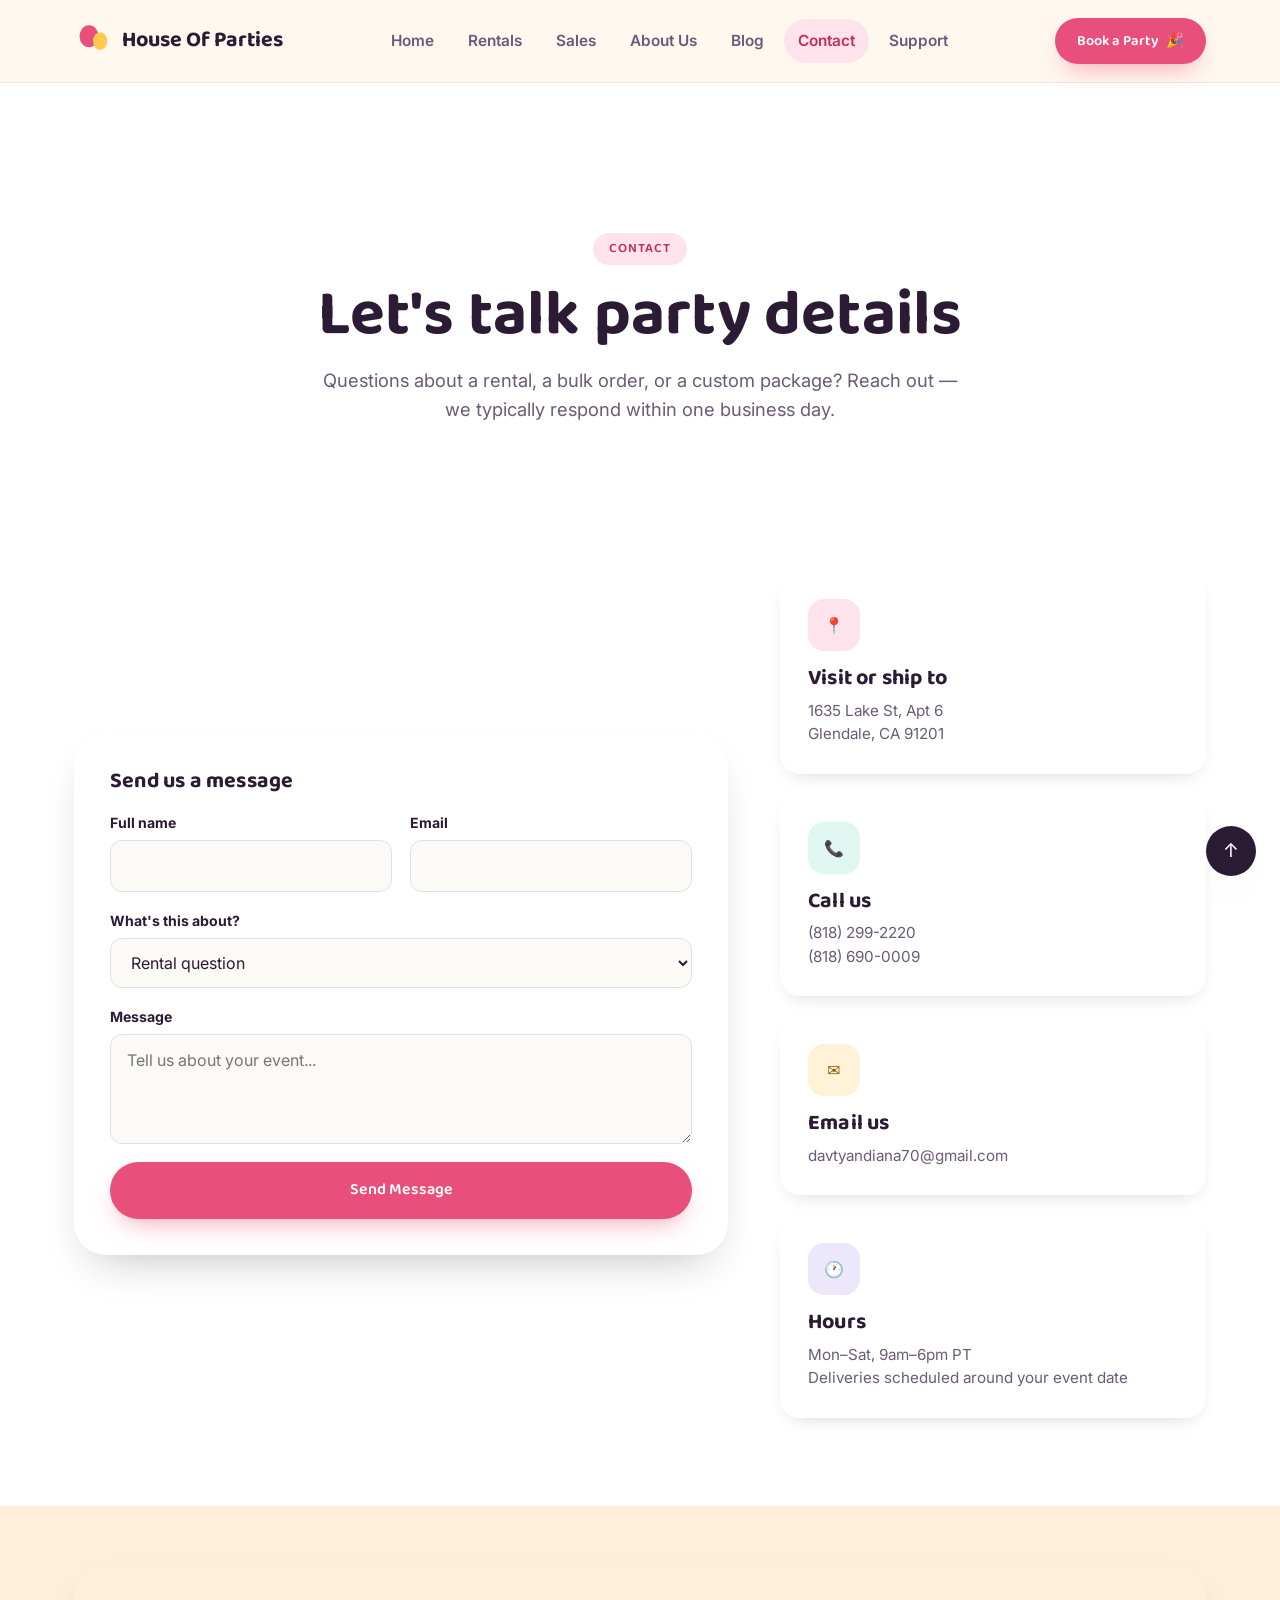
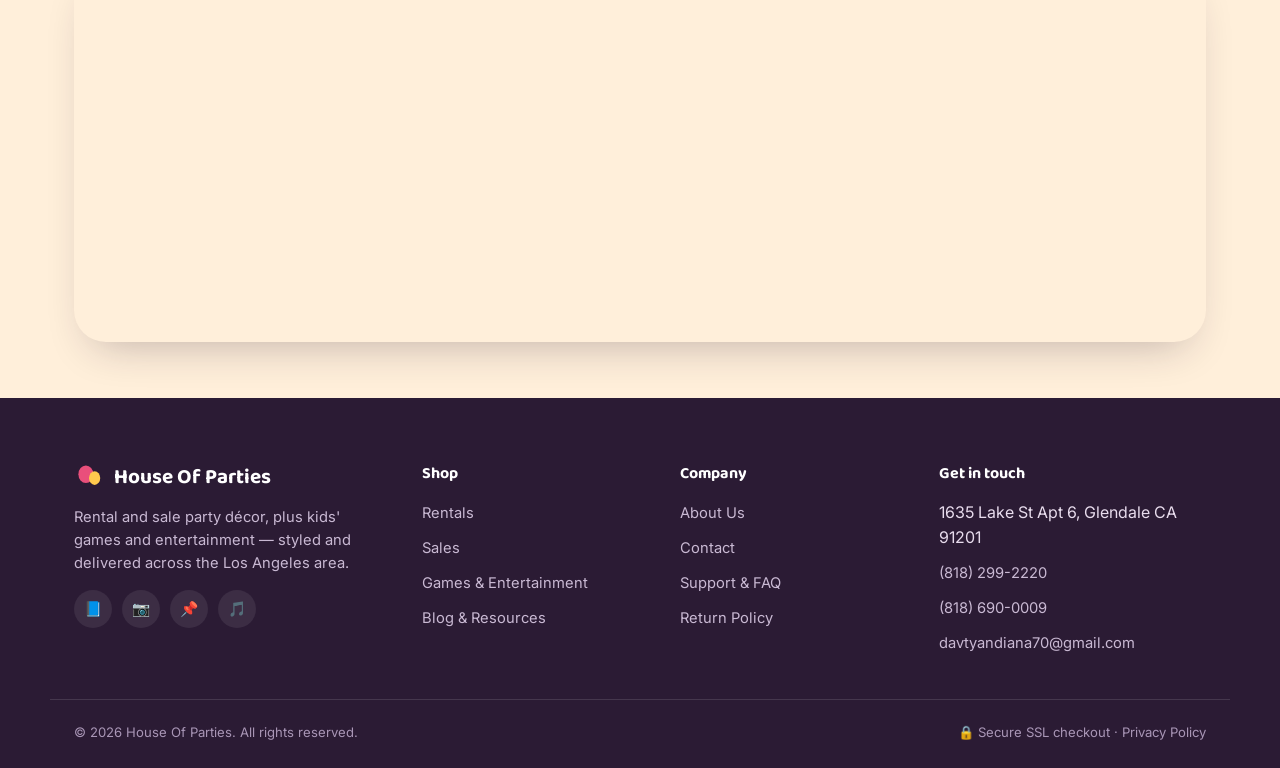
<file: contact.html>
<!doctype html>
<html lang="en">
<head>
<meta charset="UTF-8">
<title>Contact | House Of Parties</title>
<meta name="description" content="Contact House Of Parties in Glendale, CA for rentals, sales, or custom party planning. Call, email, or send us a message.">
<meta name="viewport" content="width=device-width, initial-scale=1">
<link rel="canonical" href="https://houseofparties.example/contact.html">
<link rel="preconnect" href="https://fonts.googleapis.com">
<link rel="preconnect" href="https://fonts.gstatic.com" crossorigin>
<link href="https://fonts.googleapis.com/css2?family=Baloo+2:wght@500;600;700;800&family=Inter:wght@400;500;600;700&display=swap" rel="stylesheet">
<link rel="stylesheet" href="style.css">
<link rel="icon" href="data:image/svg+xml,<svg xmlns=%22http://www.w3.org/2000/svg%22 viewBox=%220 0 100 100%22><text y=%22.9em%22 font-size=%2290%22>🎈</text></svg>">
</head>
<body>
<a class="skip-link" href="#main">Skip to content</a>

<header class="site-header">
  <div class="container nav">
    <a href="index.html" class="brand">
      <svg class="brand-mark" viewBox="0 0 48 48" fill="none" xmlns="http://www.w3.org/2000/svg" aria-hidden="true"><ellipse cx="19" cy="18" rx="12" ry="14" fill="#E94F7B"/><ellipse cx="33" cy="24" rx="9" ry="11" fill="#FFC94D"/></svg>
      House Of Parties
    </a>
    <nav class="nav-links" aria-label="Primary">
      <a href="index.html">Home</a>
      <a href="rentals.html">Rentals</a>
      <a href="sales.html">Sales</a>
      <a href="about.html">About Us</a>
      <a href="blog.html">Blog</a>
      <a href="contact.html" class="active">Contact</a>
      <a href="support.html">Support</a>
    </nav>
    <div class="nav-cta">
      <a href="rentals.html" class="btn btn-primary btn-sm"><span class="hide-mobile">Book a Party</span> 🎉</a>
      <button class="nav-toggle" aria-label="Toggle menu" aria-expanded="false"><span></span></button>
    </div>
  </div>
</header>

<main id="main">
  <section class="pagetop band">
    <div class="container">
      <span class="eyebrow">Contact</span>
      <h1>Let's talk party details</h1>
      <p class="lede">Questions about a rental, a bulk order, or a custom package? Reach out — we typically respond within one business day.</p>
    </div>
  </section>

  <section class="section band">
    <div class="container two-col">
      <div class="form-card reveal">
        <h3 style="margin-bottom:18px;">Send us a message</h3>
        <form data-demo-form novalidate>
          <div class="form-row">
            <div class="field">
              <label for="c-name">Full name</label>
              <input id="c-name" name="name" type="text" required autocomplete="name">
            </div>
            <div class="field">
              <label for="c-email">Email</label>
              <input id="c-email" name="email" type="email" required autocomplete="email">
            </div>
          </div>
          <div class="field">
            <label for="c-subject">What's this about?</label>
            <select id="c-subject" name="subject">
              <option>Rental question</option>
              <option>Sales order</option>
              <option>Games & entertainment booking</option>
              <option>Delivery or pickup</option>
              <option>Something else</option>
            </select>
          </div>
          <div class="field">
            <label for="c-message">Message</label>
            <textarea id="c-message" name="message" required placeholder="Tell us about your event..."></textarea>
          </div>
          <button type="submit" class="btn btn-primary btn-block">Send Message</button>
          <div class="form-success" role="status">Thanks for reaching out! We'll get back to you within one business day.</div>
        </form>
      </div>

      <div class="reveal" style="display:flex;flex-direction:column;gap:20px;">
        <div class="feature">
          <div class="icon">📍</div>
          <h3>Visit or ship to</h3>
          <p>1635 Lake St, Apt 6<br>Glendale, CA 91201</p>
        </div>
        <div class="feature">
          <div class="icon teal">📞</div>
          <h3>Call us</h3>
          <p><a href="tel:+18182992220">(818) 299-2220</a><br><a href="tel:+18186900009">(818) 690-0009</a></p>
        </div>
        <div class="feature">
          <div class="icon yellow">✉️</div>
          <h3>Email us</h3>
          <p><a href="mailto:davtyandiana70@gmail.com">davtyandiana70@gmail.com</a></p>
        </div>
        <div class="feature">
          <div class="icon lilac">🕐</div>
          <h3>Hours</h3>
          <p>Mon–Sat, 9am–6pm PT<br>Deliveries scheduled around your event date</p>
        </div>
      </div>
    </div>
  </section>

  <section class="section-tight band-tint">
    <div class="container">
      <div class="img-frame reveal" style="height:380px;">
        <iframe
          title="Map showing House Of Parties location in Glendale, CA"
          src="https://www.google.com/maps?q=1635+Lake+St,+Glendale,+CA+91201&output=embed"
          width="100%" height="100%" style="border:0;" loading="lazy" referrerpolicy="no-referrer-when-downgrade">
        </iframe>
      </div>
    </div>
  </section>
</main>

<footer class="site-footer">
  <div class="container footer-grid">
    <div>
      <div class="footer-brand"><svg width="30" height="30" viewBox="0 0 48 48" fill="none" aria-hidden="true"><ellipse cx="19" cy="18" rx="12" ry="14" fill="#E94F7B"/><ellipse cx="33" cy="24" rx="9" ry="11" fill="#FFC94D"/></svg>House Of Parties</div>
      <p>Rental and sale party décor, plus kids' games and entertainment — styled and delivered across the Los Angeles area.</p>
      <div class="social-row"><a href="#" aria-label="Facebook">📘</a><a href="https://www.instagram.com/dans_party.for_kids/" aria-label="Instagram">📷</a><a href="#" aria-label="Pinterest">📌</a><a href="#" aria-label="TikTok">🎵</a></div>
    </div>
    <div><h4>Shop</h4><ul><li><a href="rentals.html">Rentals</a></li><li><a href="sales.html">Sales</a></li><li><a href="rentals.html#games">Games & Entertainment</a></li><li><a href="blog.html">Blog & Resources</a></li></ul></div>
    <div><h4>Company</h4><ul><li><a href="about.html">About Us</a></li><li><a href="contact.html">Contact</a></li><li><a href="support.html">Support & FAQ</a></li><li><a href="support.html#returns">Return Policy</a></li></ul></div>
    <div><h4>Get in touch</h4><ul>
      <li>1635 Lake St Apt 6, Glendale CA 91201</li>
      <li><a href="tel:+18182992220">(818) 299-2220</a></li>
      <li><a href="tel:+18186900009">(818) 690-0009</a></li>
      <li><a href="mailto:davtyandiana70@gmail.com">davtyandiana70@gmail.com</a></li>
    </ul></div>
  </div>
  <div class="container footer-bottom">
    <span>© <span data-year></span> House Of Parties. All rights reserved.</span>
    <span>🔒 Secure SSL checkout · <a href="support.html#privacy">Privacy Policy</a></span>
  </div>
</footer>

<button class="back-to-top" aria-label="Back to top">↑</button>
<script src="script.js" defer></script>
</body>
</html>
</file>
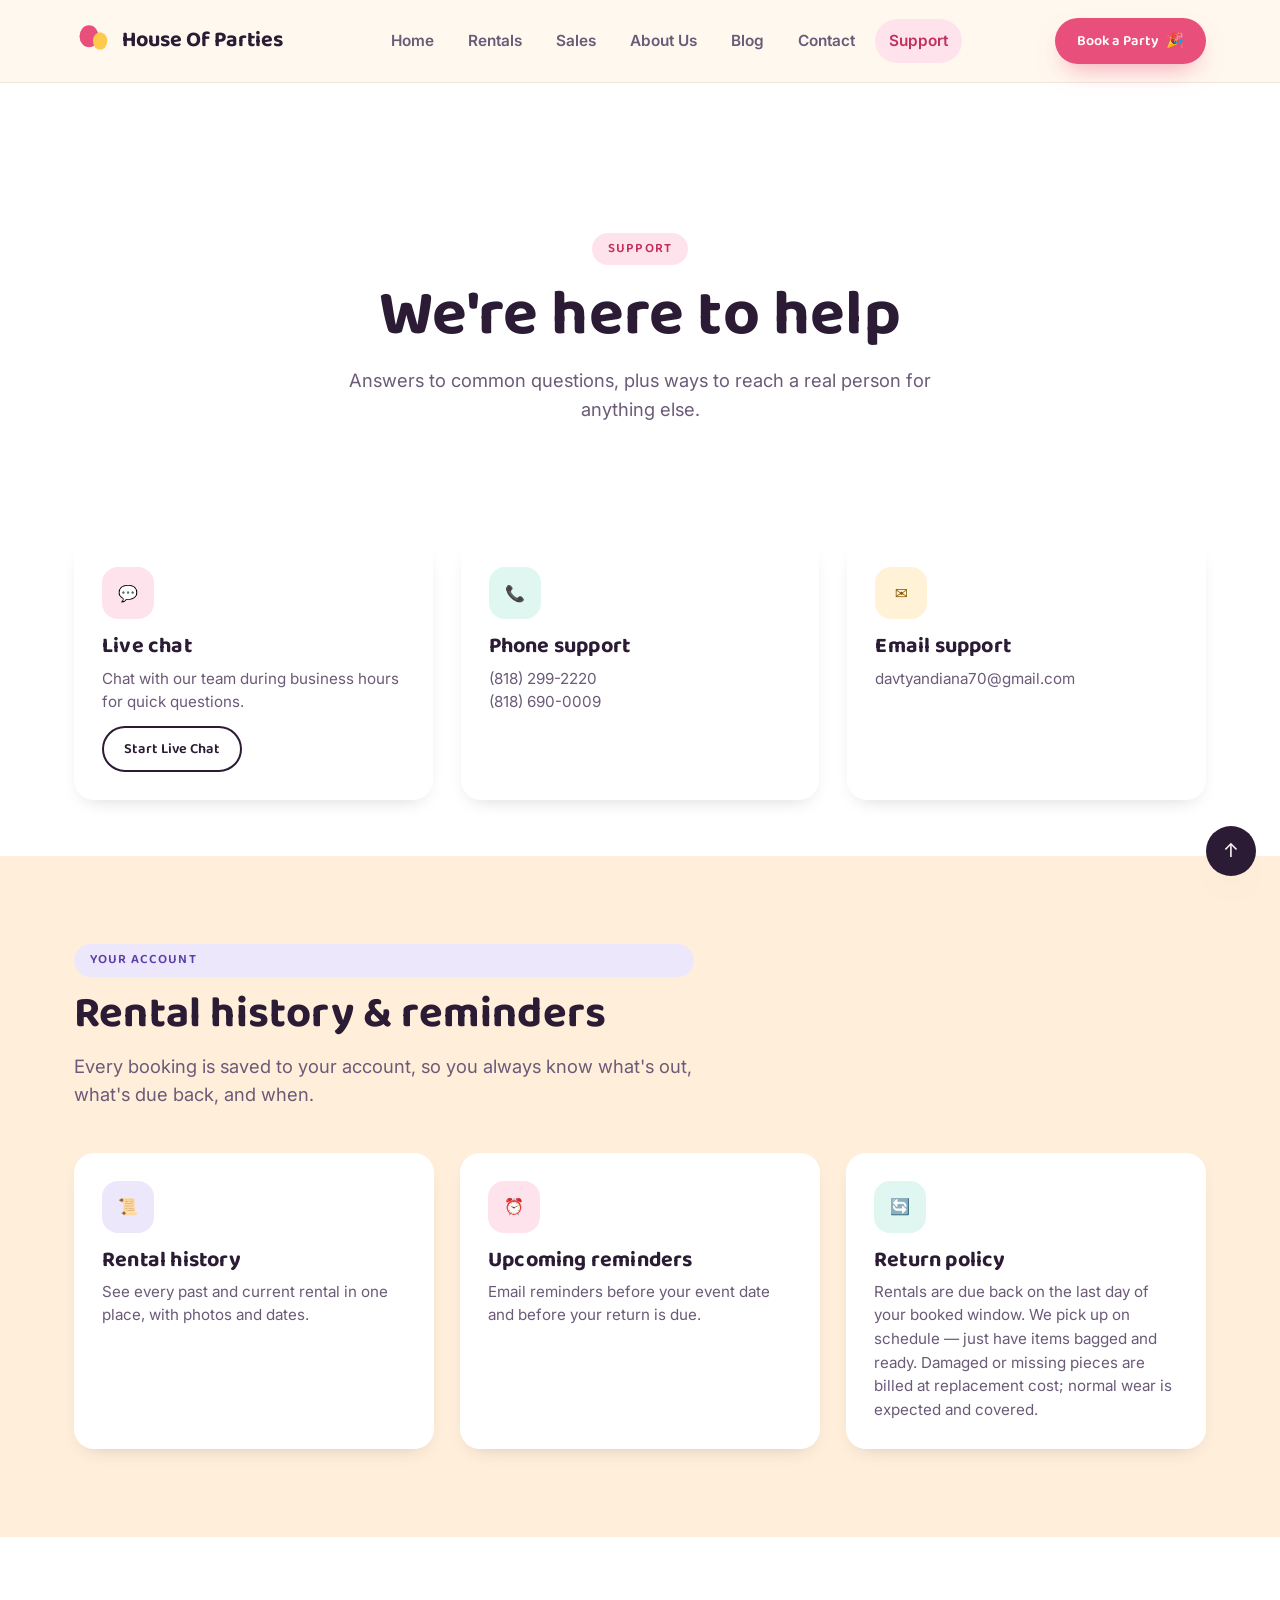
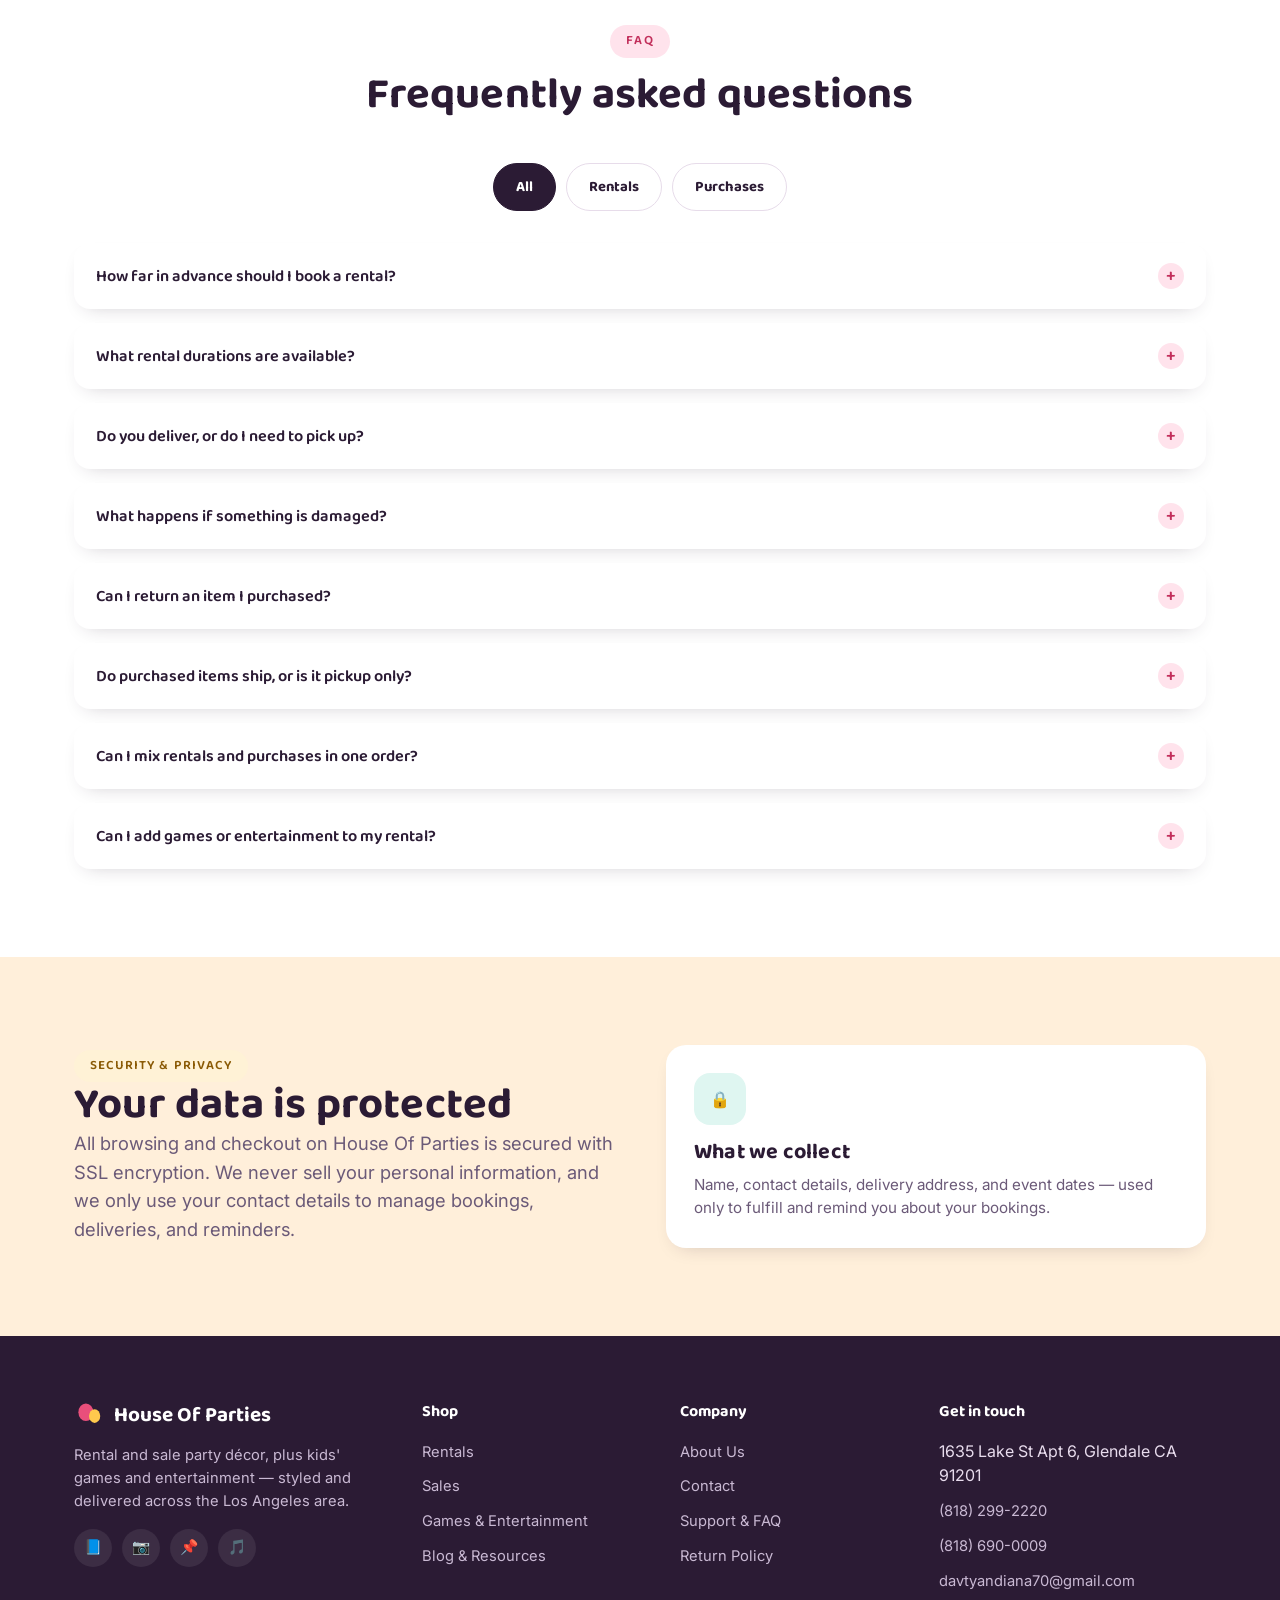
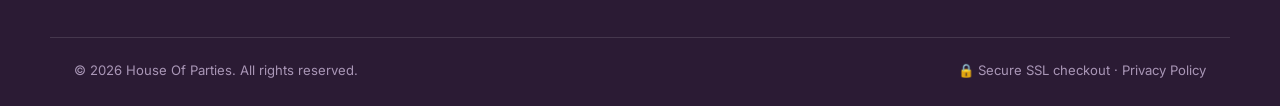
<file: support.html>
<!doctype html>
<html lang="en">
<head>
<meta charset="UTF-8">
<title>Support & FAQ | House Of Parties</title>
<meta name="description" content="Frequently asked questions about renting and buying party décor, return policies, and how to reach House Of Parties support.">
<meta name="viewport" content="width=device-width, initial-scale=1">
<link rel="canonical" href="https://houseofparties.example/support.html">
<link rel="preconnect" href="https://fonts.googleapis.com">
<link rel="preconnect" href="https://fonts.gstatic.com" crossorigin>
<link href="https://fonts.googleapis.com/css2?family=Baloo+2:wght@500;600;700;800&family=Inter:wght@400;500;600;700&display=swap" rel="stylesheet">
<link rel="stylesheet" href="style.css">
<link rel="icon" href="data:image/svg+xml,<svg xmlns=%22http://www.w3.org/2000/svg%22 viewBox=%220 0 100 100%22><text y=%22.9em%22 font-size=%2290%22>🎈</text></svg>">
</head>
<body>
<a class="skip-link" href="#main">Skip to content</a>

<header class="site-header">
  <div class="container nav">
    <a href="index.html" class="brand">
      <svg class="brand-mark" viewBox="0 0 48 48" fill="none" xmlns="http://www.w3.org/2000/svg" aria-hidden="true"><ellipse cx="19" cy="18" rx="12" ry="14" fill="#E94F7B"/><ellipse cx="33" cy="24" rx="9" ry="11" fill="#FFC94D"/></svg>
      House Of Parties
    </a>
    <nav class="nav-links" aria-label="Primary">
      <a href="index.html">Home</a>
      <a href="rentals.html">Rentals</a>
      <a href="sales.html">Sales</a>
      <a href="about.html">About Us</a>
      <a href="blog.html">Blog</a>
      <a href="contact.html">Contact</a>
      <a href="support.html" class="active">Support</a>
    </nav>
    <div class="nav-cta">
      <a href="rentals.html" class="btn btn-primary btn-sm"><span class="hide-mobile">Book a Party</span> 🎉</a>
      <button class="nav-toggle" aria-label="Toggle menu" aria-expanded="false"><span></span></button>
    </div>
  </div>
</header>

<main id="main">
  <section class="pagetop band">
    <div class="container">
      <span class="eyebrow">Support</span>
      <h1>We're here to help</h1>
      <p class="lede">Answers to common questions, plus ways to reach a real person for anything else.</p>
    </div>
  </section>

  <section class="section-tight band">
    <div class="container">
      <div class="feature-row reveal">
        <div class="feature">
          <div class="icon">💬</div>
          <h3>Live chat</h3>
          <p>Chat with our team during business hours for quick questions.</p>
          <button class="btn btn-outline btn-sm" style="margin-top:12px;" onclick="alert('Live chat would open here in the full product.')">Start Live Chat</button>
        </div>
        <div class="feature">
          <div class="icon teal">📞</div>
          <h3>Phone support</h3>
          <p><a href="tel:+18182992220">(818) 299-2220</a><br><a href="tel:+18186900009">(818) 690-0009</a></p>
        </div>
        <div class="feature">
          <div class="icon yellow">✉️</div>
          <h3>Email support</h3>
          <p><a href="mailto:davtyandiana70@gmail.com">davtyandiana70@gmail.com</a></p>
        </div>
      </div>
    </div>
  </section>

  <!-- ============ ACCOUNT / RENTAL HISTORY TEASER ============ -->
  <section class="section band-tint">
    <div class="container">
      <div class="section-head reveal">
        <span class="eyebrow lilac">Your account</span>
        <h2>Rental history & reminders</h2>
        <p class="lede">Every booking is saved to your account, so you always know what's out, what's due back, and when.</p>
      </div>
      <div class="grid grid-3 reveal">
        <div class="feature">
          <div class="icon lilac">📜</div>
          <h3>Rental history</h3>
          <p>See every past and current rental in one place, with photos and dates.</p>
        </div>
        <div class="feature">
          <div class="icon">⏰</div>
          <h3>Upcoming reminders</h3>
          <p>Email reminders before your event date and before your return is due.</p>
        </div>
        <div class="feature" id="returns">
          <div class="icon teal">🔄</div>
          <h3>Return policy</h3>
          <p>Rentals are due back on the last day of your booked window. We pick up on schedule — just have items bagged and ready. Damaged or missing pieces are billed at replacement cost; normal wear is expected and covered.</p>
        </div>
      </div>
    </div>
  </section>

  <!-- ============ FAQ ============ -->
  <section class="section band">
    <div class="container">
      <div class="section-head center reveal">
        <span class="eyebrow">FAQ</span>
        <h2>Frequently asked questions</h2>
      </div>

      <div class="tabs" data-tabs style="justify-content:center;">
        <button class="tab-btn active" data-tab="all">All</button>
        <button class="tab-btn" data-tab="rentals">Rentals</button>
        <button class="tab-btn" data-tab="purchases">Purchases</button>
      </div>

      <div class="faq-list reveal">
        <div class="faq-item" data-cat="rentals">
          <button class="faq-q">How far in advance should I book a rental? <span class="plus">+</span></button>
          <div class="faq-a"><p>We recommend booking at least 2 weeks ahead for weekends, and 3–4 weeks ahead for balloon installations or entertainer bookings. Weekday rentals can often be booked with less notice.</p></div>
        </div>
        <div class="faq-item" data-cat="rentals">
          <button class="faq-q">What rental durations are available? <span class="plus">+</span></button>
          <div class="faq-a"><p>Daily, weekly, and monthly rentals are available on every rental product page. Daily is most common for single-day birthday parties; weekly and monthly suit longer events or venues.</p></div>
        </div>
        <div class="faq-item" data-cat="rentals">
          <button class="faq-q">Do you deliver, or do I need to pick up? <span class="plus">+</span></button>
          <div class="faq-a"><p>Both are available. Choose home delivery or local pickup when you submit your booking request, and we'll confirm a delivery or pickup window based on your event date.</p></div>
        </div>
        <div class="faq-item" data-cat="rentals">
          <button class="faq-q">What happens if something is damaged? <span class="plus">+</span></button>
          <div class="faq-a"><p>Normal wear and tear is expected and covered. Significant damage or missing pieces are billed at replacement cost, which we'll always discuss with you before charging anything.</p></div>
        </div>
        <div class="faq-item" data-cat="purchases">
          <button class="faq-q">Can I return an item I purchased? <span class="plus">+</span></button>
          <div class="faq-a"><p>Unopened, unused items can be returned within 14 days of delivery. Custom or personalized items (like name banners) are final sale.</p></div>
        </div>
        <div class="faq-item" data-cat="purchases">
          <button class="faq-q">Do purchased items ship, or is it pickup only? <span class="plus">+</span></button>
          <div class="faq-a"><p>Both options are available at checkout — local pickup in Glendale, or delivery across the greater Los Angeles area.</p></div>
        </div>
        <div class="faq-item" data-cat="purchases">
          <button class="faq-q">Can I mix rentals and purchases in one order? <span class="plus">+</span></button>
          <div class="faq-a"><p>Yes — many customers rent the big statement pieces (like a balloon arch) and purchase the smaller keepsakes (like candles or favors) in the same booking.</p></div>
        </div>
        <div class="faq-item" data-cat="rentals">
          <button class="faq-q">Can I add games or entertainment to my rental? <span class="plus">+</span></button>
          <div class="faq-a"><p>Absolutely — face painting, balloon twisting, and our entertainer package can all be added to any rental booking. Just mention it in the "what would you like to rent" field.</p></div>
        </div>
      </div>
    </div>
  </section>

  <!-- ============ PRIVACY ============ -->
  <section class="section band-tint" id="privacy">
    <div class="container two-col">
      <div class="reveal">
        <span class="eyebrow yellow">Security & privacy</span>
        <h2>Your data is protected</h2>
        <p class="lede">All browsing and checkout on House Of Parties is secured with SSL encryption. We never sell your personal information, and we only use your contact details to manage bookings, deliveries, and reminders.</p>
      </div>
      <div class="feature reveal">
        <div class="icon teal">🔒</div>
        <h3>What we collect</h3>
        <p>Name, contact details, delivery address, and event dates — used only to fulfill and remind you about your bookings.</p>
      </div>
    </div>
  </section>
</main>

<footer class="site-footer">
  <div class="container footer-grid">
    <div>
      <div class="footer-brand"><svg width="30" height="30" viewBox="0 0 48 48" fill="none" aria-hidden="true"><ellipse cx="19" cy="18" rx="12" ry="14" fill="#E94F7B"/><ellipse cx="33" cy="24" rx="9" ry="11" fill="#FFC94D"/></svg>House Of Parties</div>
      <p>Rental and sale party décor, plus kids' games and entertainment — styled and delivered across the Los Angeles area.</p>
      <div class="social-row"><a href="#" aria-label="Facebook">📘</a><a href="https://www.instagram.com/dans_party.for_kids/" aria-label="Instagram">📷</a><a href="#" aria-label="Pinterest">📌</a><a href="#" aria-label="TikTok">🎵</a></div>
    </div>
    <div><h4>Shop</h4><ul><li><a href="rentals.html">Rentals</a></li><li><a href="sales.html">Sales</a></li><li><a href="rentals.html#games">Games & Entertainment</a></li><li><a href="blog.html">Blog & Resources</a></li></ul></div>
    <div><h4>Company</h4><ul><li><a href="about.html">About Us</a></li><li><a href="contact.html">Contact</a></li><li><a href="support.html">Support & FAQ</a></li><li><a href="support.html#returns">Return Policy</a></li></ul></div>
    <div><h4>Get in touch</h4><ul>
      <li>1635 Lake St Apt 6, Glendale CA 91201</li>
      <li><a href="tel:+18182992220">(818) 299-2220</a></li>
      <li><a href="tel:+18186900009">(818) 690-0009</a></li>
      <li><a href="mailto:davtyandiana70@gmail.com">davtyandiana70@gmail.com</a></li>
    </ul></div>
  </div>
  <div class="container footer-bottom">
    <span>© <span data-year></span> House Of Parties. All rights reserved.</span>
    <span>🔒 Secure SSL checkout · <a href="support.html#privacy">Privacy Policy</a></span>
  </div>
</footer>

<button class="back-to-top" aria-label="Back to top">↑</button>
<script src="script.js" defer></script>
</body>
</html>
</file>
<file: style.css>
/* ============================================================
   House Of Parties — core stylesheet
   Design tokens: warm confetti palette, Baloo 2 + Inter type
   ============================================================ */

:root{
  --cream:      #FFF8EE;
  --cream-2:    #FFEFDA;
  --paper:      #FFFFFF;
  --ink:        #2B1B34;
  --ink-soft:   #6B5A78;
  --pink:       #E94F7B;
  --pink-dark:  #C22F5B;
  --pink-tint:  #FFE3EC;
  --yellow:     #FFC94D;
  --yellow-tint:#FFF2D6;
  --teal:       #2FAE9E;
  --teal-tint:  #DFF6F1;
  --lilac:      #8B6FD1;
  --lilac-tint: #EDE7FB;

  --radius-sm:  12px;
  --radius:     20px;
  --radius-lg:  32px;
  --shadow-sm:  0 8px 20px -12px rgba(43,27,52,.28);
  --shadow:     0 20px 44px -20px rgba(43,27,52,.32);
  --shadow-lg:  0 30px 70px -24px rgba(43,27,52,.4);

  --font-display: "Baloo 2", "Segoe UI", system-ui, sans-serif;
  --font-body:    "Inter", "Segoe UI", system-ui, sans-serif;

  --container: 1180px;
}

/* ---------- Reset ---------- */
*,*::before,*::after{box-sizing:border-box;}
html{scroll-behavior:smooth;}
body{margin:0;}
img{max-width:100%;display:block;}
a{color:inherit;text-decoration:none;}
button,input,select,textarea{font:inherit;color:inherit;}
ul{list-style:none;margin:0;padding:0;}
h1,h2,h3,h4,p,figure{margin:0;}

@media (prefers-reduced-motion: reduce){
  html{scroll-behavior:auto;}
  *,*::before,*::after{animation-duration:.001ms !important;animation-iteration-count:1 !important;transition-duration:.001ms !important;}
}

body{
  font-family:var(--font-body);
  color:var(--ink);
  background:var(--cream);
  line-height:1.55;
  -webkit-font-smoothing:antialiased;
}

h1,h2,h3,.font-display{font-family:var(--font-display);font-weight:700;line-height:1.08;letter-spacing:.2px;}
h1{font-size:clamp(2.4rem,5vw,4.2rem);}
h2{font-size:clamp(1.9rem,3.4vw,2.8rem);}
h3{font-size:1.35rem;}
p.lede{font-size:1.15rem;color:var(--ink-soft);}

.container{max-width:var(--container);margin:0 auto;padding:0 24px;}
.section{padding:88px 0;}
.section-tight{padding:56px 0;}
@media (max-width:780px){
  .section{padding:56px 0;}
}

.eyebrow{
  display:inline-flex;align-items:center;gap:8px;
  font-family:var(--font-display);font-weight:600;
  font-size:.82rem;letter-spacing:.08em;text-transform:uppercase;
  color:var(--pink-dark);background:var(--pink-tint);
  padding:6px 16px;border-radius:99px;
}
.eyebrow.teal{color:#1c7a6d;background:var(--teal-tint);}
.eyebrow.lilac{color:#5b3fa8;background:var(--lilac-tint);}
.eyebrow.yellow{color:#8a5a05;background:var(--yellow-tint);}

.section-head{max-width:620px;margin-bottom:44px;display:flex;flex-direction:column;gap:14px;}
.section-head.center{margin-left:auto;margin-right:auto;text-align:center;align-items:center;}

/* ---------- Buttons ---------- */
.btn{
  display:inline-flex;align-items:center;justify-content:center;gap:8px;
  font-family:var(--font-display);font-weight:600;font-size:1rem;
  padding:14px 28px;border-radius:99px;border:2px solid transparent;
  cursor:pointer;transition:transform .18s ease, box-shadow .18s ease, background .18s ease;
  white-space:nowrap;
}
.btn:active{transform:translateY(1px);}
.btn-primary{background:var(--pink);color:#fff;box-shadow:0 12px 26px -10px rgba(233,79,123,.55);}
.btn-primary:hover{background:var(--pink-dark);box-shadow:0 16px 30px -10px rgba(194,47,91,.6);}
.btn-outline{background:transparent;border-color:var(--ink);color:var(--ink);}
.btn-outline:hover{background:var(--ink);color:#fff;}
.btn-light{background:#fff;color:var(--ink);}
.btn-light:hover{background:var(--yellow-tint);}
.btn-sm{padding:10px 20px;font-size:.9rem;}
.btn-block{width:100%;}

/* ---------- Header / Nav ---------- */
.site-header{
  position:sticky;top:0;z-index:50;
  background:rgba(255,248,238,.92);backdrop-filter:blur(8px);
  border-bottom:1px solid rgba(43,27,52,.08);
}
.nav{display:flex;align-items:center;justify-content:space-between;height:82px;gap:20px;}
.brand{display:flex;align-items:center;gap:10px;font-family:var(--font-display);font-weight:700;font-size:1.35rem;}
.brand-mark{width:38px;height:38px;flex:none;}
.nav-links{display:flex;align-items:center;gap:6px;}
.nav-links a{
  font-weight:600;font-size:.96rem;padding:10px 14px;border-radius:99px;
  color:var(--ink-soft);transition:background .15s ease, color .15s ease;
}
.nav-links a:hover,.nav-links a.active{background:var(--pink-tint);color:var(--pink-dark);}
.nav-cta{display:flex;align-items:center;gap:10px;}
.nav-toggle{
  display:none;width:44px;height:44px;border-radius:12px;border:2px solid var(--ink);
  background:transparent;align-items:center;justify-content:center;cursor:pointer;
}
.nav-toggle span,.nav-toggle span::before,.nav-toggle span::after{
  content:"";display:block;width:20px;height:2px;background:var(--ink);position:relative;transition:.2s;
}
.nav-toggle span::before{position:absolute;top:-6px;}
.nav-toggle span::after{position:absolute;top:6px;}

@media (max-width:940px){
  .nav-links{
    position:fixed;inset:82px 0 0 0;background:var(--cream);
    flex-direction:column;align-items:stretch;padding:20px 24px;gap:4px;
    transform:translateY(-8px);opacity:0;pointer-events:none;transition:.2s ease;
    border-top:1px solid rgba(43,27,52,.08);
  }
  .nav-links a{padding:14px 16px;font-size:1.05rem;}
  body.nav-open .nav-links{transform:none;opacity:1;pointer-events:auto;}
  .nav-toggle{display:flex;}
  .nav-cta .btn span.hide-mobile{display:none;}
}

/* ---------- Hero ---------- */
.hero{position:relative;overflow:hidden;padding:64px 0 40px;}
.hero-grid{display:grid;grid-template-columns:1.05fr .95fr;gap:48px;align-items:center;}
.hero-copy p.lede{margin:18px 0 28px;max-width:480px;}
.hero-actions{display:flex;gap:14px;flex-wrap:wrap;margin-bottom:28px;}
.hero-trust{display:flex;gap:24px;flex-wrap:wrap;color:var(--ink-soft);font-size:.92rem;font-weight:600;}
.hero-trust span{display:inline-flex;align-items:center;gap:8px;}

.hero-collage{position:relative;height:460px;}
.hero-photo{
  position:absolute;border-radius:var(--radius-lg);object-fit:cover;box-shadow:var(--shadow-lg);
  border:6px solid #fff;
}
.hero-photo.p1{width:64%;height:70%;top:0;left:6%;z-index:2;}
.hero-photo.p2{width:46%;height:52%;bottom:0;right:0;z-index:3;}
.hero-badge{
  position:absolute;top:14%;right:2%;z-index:4;background:#fff;border-radius:20px;
  padding:14px 18px;box-shadow:var(--shadow);display:flex;align-items:center;gap:10px;
  font-family:var(--font-display);font-weight:700;font-size:.95rem;
}
.hero-badge .dot{width:10px;height:10px;border-radius:50%;background:var(--teal);box-shadow:0 0 0 4px var(--teal-tint);}
.confetti{position:absolute;inset:0;pointer-events:none;z-index:1;}
.confetti span{
  position:absolute;border-radius:3px;opacity:.85;
  animation:drift 7s ease-in-out infinite;
}
@keyframes drift{
  0%,100%{transform:translateY(0) rotate(0deg);}
  50%{transform:translateY(-16px) rotate(20deg);}
}

@media (max-width:940px){
  .hero-grid{grid-template-columns:1fr;}
  .hero-collage{height:320px;order:-1;}
}

/* ---------- Scalloped edge (signature element) ---------- */
.scallop-top{
  -webkit-mask-image: radial-gradient(circle at 14px 0, transparent 13px, #000 13.5px);
  mask-image: radial-gradient(circle at 14px 0, transparent 13px, #000 13.5px);
  -webkit-mask-size: 28px 14px;
  mask-size: 28px 14px;
  -webkit-mask-repeat: repeat-x;
  mask-repeat: repeat-x;
  -webkit-mask-position: top;
  mask-position: top;
  padding-top:14px;
}
.divider-scallop{
  height:26px;background:var(--paper);
  -webkit-mask-image: radial-gradient(circle at 15px 26px, transparent 15px, #000 15.5px);
  mask-image: radial-gradient(circle at 15px 26px, transparent 15px, #000 15.5px);
  -webkit-mask-size: 30px 26px; mask-size:30px 26px;
  -webkit-mask-repeat: repeat-x; mask-repeat:repeat-x;
}

/* ---------- Category / Product cards ---------- */
.grid{display:grid;gap:26px;}
.grid-4{grid-template-columns:repeat(4,1fr);}
.grid-3{grid-template-columns:repeat(3,1fr);}
.grid-2{grid-template-columns:repeat(2,1fr);}
@media (max-width:1000px){.grid-4{grid-template-columns:repeat(2,1fr);}.grid-3{grid-template-columns:repeat(2,1fr);}}
@media (max-width:620px){.grid-4,.grid-3,.grid-2{grid-template-columns:1fr;}}

.card{
  background:var(--paper);border-radius:var(--radius);overflow:hidden;
  box-shadow:var(--shadow-sm);transition:transform .2s ease, box-shadow .2s ease;
  display:flex;flex-direction:column;height:100%;
}
.card:hover{transform:translateY(-6px);box-shadow:var(--shadow);}
.card-media{position:relative;aspect-ratio:4/3;overflow:hidden;}
.card-media img{width:100%;height:100%;object-fit:cover;transition:transform .4s ease;}
.card:hover .card-media img{transform:scale(1.06);}
.card-tag{
  position:absolute;top:12px;left:12px;background:#fff;color:var(--pink-dark);
  font-family:var(--font-display);font-weight:700;font-size:.78rem;
  padding:5px 12px;border-radius:99px;box-shadow:var(--shadow-sm);
}
.card-body{padding:20px 22px 22px;display:flex;flex-direction:column;gap:8px;flex:1;}
.card-body h3{font-size:1.12rem;}
.card-body p{color:var(--ink-soft);font-size:.92rem;flex:1;}
.card-foot{display:flex;align-items:center;justify-content:space-between;margin-top:8px;gap:10px;}
.avail{font-size:.82rem;font-weight:700;color:#1c7a6d;display:flex;align-items:center;gap:6px;}
.avail::before{content:"";width:8px;height:8px;border-radius:50%;background:var(--teal);}
.avail.limited{color:#a06a05;}
.avail.limited::before{background:var(--yellow);}

/* ---------- Feature list rows ---------- */
.feature-row{display:grid;grid-template-columns:repeat(3,1fr);gap:28px;}
@media (max-width:820px){.feature-row{grid-template-columns:1fr;}}
.feature{background:var(--paper);border-radius:var(--radius);padding:28px;box-shadow:var(--shadow-sm);}
.feature .icon{
  width:52px;height:52px;border-radius:16px;display:flex;align-items:center;justify-content:center;
  margin-bottom:16px;background:var(--pink-tint);color:var(--pink-dark);
}
.feature .icon.teal{background:var(--teal-tint);color:#1c7a6d;}
.feature .icon.yellow{background:var(--yellow-tint);color:#8a5a05;}
.feature .icon.lilac{background:var(--lilac-tint);color:#5b3fa8;}
.feature h3{margin-bottom:8px;}
.feature p{color:var(--ink-soft);font-size:.95rem;}

/* ---------- Banded sections ---------- */
.band{background:var(--paper);}
.band-ink{background:var(--ink);color:#fff;}
.band-ink .ink-soft{color:#c9b9d3;}
.band-tint{background:var(--cream-2);}

/* ---------- Steps ---------- */
.steps{display:grid;grid-template-columns:repeat(4,1fr);gap:22px;counter-reset:step;}
@media (max-width:900px){.steps{grid-template-columns:repeat(2,1fr);}}
@media (max-width:560px){.steps{grid-template-columns:1fr;}}
.step{position:relative;padding:26px 20px 20px;background:var(--paper);border-radius:var(--radius);box-shadow:var(--shadow-sm);}
.step::before{
  counter-increment:step;content:counter(step);
  font-family:var(--font-display);font-weight:700;font-size:.95rem;
  width:34px;height:34px;border-radius:50%;background:var(--pink);color:#fff;
  display:flex;align-items:center;justify-content:center;margin-bottom:14px;
}

/* ---------- Testimonials ---------- */
.testimonial-track{display:grid;grid-template-columns:repeat(3,1fr);gap:24px;}
@media (max-width:900px){.testimonial-track{grid-template-columns:1fr;}}
.testimonial{background:var(--paper);border-radius:var(--radius);padding:26px;box-shadow:var(--shadow-sm);display:flex;flex-direction:column;gap:14px;}
.stars{color:var(--yellow);letter-spacing:2px;font-size:1.05rem;}
.testimonial-person{display:flex;align-items:center;gap:12px;margin-top:auto;}
.testimonial-person img{width:44px;height:44px;border-radius:50%;object-fit:cover;}
.testimonial-person strong{display:block;font-size:.92rem;}
.testimonial-person span{font-size:.8rem;color:var(--ink-soft);}

/* ---------- Forms ---------- */
.form-card{background:var(--paper);border-radius:var(--radius-lg);padding:36px;box-shadow:var(--shadow);}
.form-row{display:grid;grid-template-columns:1fr 1fr;gap:18px;}
@media (max-width:640px){.form-row{grid-template-columns:1fr;}}
.field{display:flex;flex-direction:column;gap:6px;margin-bottom:18px;}
.field label{font-weight:700;font-size:.88rem;}
.field .hint{font-weight:400;color:var(--ink-soft);font-size:.78rem;}
.field input,.field select,.field textarea{
  padding:13px 16px;border-radius:12px;border:1.5px solid #E7DCEA;background:#FCFAF7;
  transition:border-color .15s ease, box-shadow .15s ease;
}
.field input:focus,.field select:focus,.field textarea:focus{
  outline:none;border-color:var(--pink);box-shadow:0 0 0 4px var(--pink-tint);
}
.field textarea{resize:vertical;min-height:110px;}
.chip-group{display:flex;gap:10px;flex-wrap:wrap;}
.chip{
  border:1.5px solid #E7DCEA;padding:10px 16px;border-radius:99px;cursor:pointer;
  font-weight:600;font-size:.88rem;background:#FCFAF7;transition:.15s;
}
.chip input{position:absolute;opacity:0;pointer-events:none;}
.chip:has(input:checked){background:var(--pink);border-color:var(--pink);color:#fff;}
.form-note{font-size:.82rem;color:var(--ink-soft);margin-top:6px;}
.form-success{
  display:none;background:var(--teal-tint);color:#1c7a6d;border-radius:14px;padding:16px 18px;
  font-weight:600;margin-top:16px;
}
.form-success.show{display:block;}

/* ---------- FAQ accordion ---------- */
.faq-list{display:flex;flex-direction:column;gap:14px;}
.faq-item{background:var(--paper);border-radius:16px;box-shadow:var(--shadow-sm);overflow:hidden;}
.faq-q{
  width:100%;text-align:left;background:none;border:none;padding:20px 22px;cursor:pointer;
  display:flex;align-items:center;justify-content:space-between;gap:16px;font-family:var(--font-display);
  font-weight:600;font-size:1.02rem;
}
.faq-q .plus{width:26px;height:26px;flex:none;border-radius:50%;background:var(--pink-tint);color:var(--pink-dark);
  display:flex;align-items:center;justify-content:center;font-size:1.1rem;transition:transform .2s ease;}
.faq-item.open .faq-q .plus{transform:rotate(45deg);}
.faq-a{max-height:0;overflow:hidden;transition:max-height .25s ease;}
.faq-a p{padding:0 22px 20px;color:var(--ink-soft);max-width:70ch;}

/* ---------- Footer ---------- */
.site-footer{background:var(--ink);color:#e8dced;padding:64px 0 26px;}
.footer-grid{display:grid;grid-template-columns:1.4fr 1fr 1fr 1.2fr;gap:36px;}
@media (max-width:860px){.footer-grid{grid-template-columns:1fr 1fr;}}
@media (max-width:560px){.footer-grid{grid-template-columns:1fr;}}
.footer-grid h4{font-family:var(--font-display);color:#fff;margin-bottom:14px;font-size:1rem;}
.footer-grid ul{display:flex;flex-direction:column;gap:10px;}
.footer-grid a,.footer-grid p{color:#c9b9d3;font-size:.92rem;}
.footer-grid a:hover{color:#fff;}
.footer-brand{display:flex;align-items:center;gap:10px;font-family:var(--font-display);font-weight:700;font-size:1.3rem;color:#fff;margin-bottom:12px;}
.social-row{display:flex;gap:10px;margin-top:16px;}
.social-row a{
  width:38px;height:38px;border-radius:50%;background:rgba(255,255,255,.08);
  display:flex;align-items:center;justify-content:center;
}
.social-row a:hover{background:var(--pink);}
.footer-bottom{
  border-top:1px solid rgba(255,255,255,.12);margin-top:44px;padding-top:22px;
  display:flex;justify-content:space-between;flex-wrap:wrap;gap:12px;font-size:.82rem;color:#a996b6;
}
.footer-bottom a{color:#a996b6;}
.footer-bottom a:hover{color:#fff;}

/* ---------- Misc ---------- */
.badge-row{display:flex;gap:16px;flex-wrap:wrap;align-items:center;}
.badge-pill{
  display:inline-flex;align-items:center;gap:8px;background:var(--paper);border-radius:99px;
  padding:8px 16px;font-size:.85rem;font-weight:600;box-shadow:var(--shadow-sm);
}
.two-col{display:grid;grid-template-columns:1fr 1fr;gap:52px;align-items:center;}
@media (max-width:860px){.two-col{grid-template-columns:1fr;}}
.img-frame{border-radius:var(--radius-lg);overflow:hidden;box-shadow:var(--shadow);}
.img-frame img{width:100%;height:100%;object-fit:cover;}

.tabs{display:flex;gap:10px;flex-wrap:wrap;margin-bottom:32px;}
.tab-btn{
  padding:12px 22px;border-radius:99px;border:1.5px solid #E7DCEA;background:var(--paper);
  font-weight:700;font-family:var(--font-display);cursor:pointer;font-size:.92rem;
}
.tab-btn.active{background:var(--ink);color:#fff;border-color:var(--ink);}

.search-bar{
  display:flex;align-items:center;gap:10px;background:var(--paper);border-radius:99px;
  padding:8px 8px 8px 20px;box-shadow:var(--shadow-sm);max-width:520px;
}
.search-bar input{flex:1;border:none;background:none;padding:10px 0;}
.search-bar input:focus{outline:none;}

.pagetop{padding:150px 0 60px;text-align:center;}
.pagetop .eyebrow{margin-bottom:16px;}
.pagetop p.lede{max-width:640px;margin:16px auto 0;}

.breadcrumb-strip{padding:14px 0;font-size:.85rem;color:var(--ink-soft);}
.breadcrumb-strip a{color:var(--pink-dark);font-weight:600;}

/* Reveal-on-scroll */
.reveal{opacity:1;transform:translateY(18px);transition:opacity .6s ease, transform .6s ease;}
.reveal.in{opacity:1;transform:none;}

/* Modal (product detail) */
.modal-backdrop{
  position:fixed;inset:0;background:rgba(43,27,52,.55);display:none;
  align-items:center;justify-content:center;z-index:100;padding:20px;
}
.modal-backdrop.open{display:flex;}
.modal{
  background:var(--paper);border-radius:var(--radius-lg);max-width:840px;width:100%;
  max-height:88vh;overflow:auto;box-shadow:var(--shadow-lg);position:relative;
}
.modal-close{
  position:absolute;top:16px;right:16px;width:38px;height:38px;border-radius:50%;
  background:#fff;box-shadow:var(--shadow-sm);border:none;cursor:pointer;font-size:1.1rem;z-index:2;
}
.modal-grid{display:grid;grid-template-columns:1fr 1fr;}
@media (max-width:680px){.modal-grid{grid-template-columns:1fr;}}
.modal-media{aspect-ratio:4/3;}
.modal-media img{width:100%;height:100%;object-fit:cover;}
.modal-info{padding:32px;}
.modal-info .field{margin-bottom:14px;}
.modal-info .form-row{gap:12px;}

.skip-link{
  position:absolute;left:-999px;top:auto;background:var(--ink);color:#fff;padding:12px 18px;border-radius:10px;z-index:200;
}
.skip-link:focus{left:16px;top:16px;}

:focus-visible{outline:3px solid var(--teal);outline-offset:2px;}

.back-to-top{
  position:fixed;bottom:24px;right:24px;width:50px;height:50px;border-radius:50%;
  background:var(--ink);color:#fff;border:none;display:flex;align-items:center;justify-content:center;
  box-shadow:var(--shadow);cursor:pointer;opacity:1;pointer-events:none;transition:.2s;z-index:60;font-size:1.2rem;
}
.back-to-top.show{opacity:1;pointer-events:auto;}
</file>
